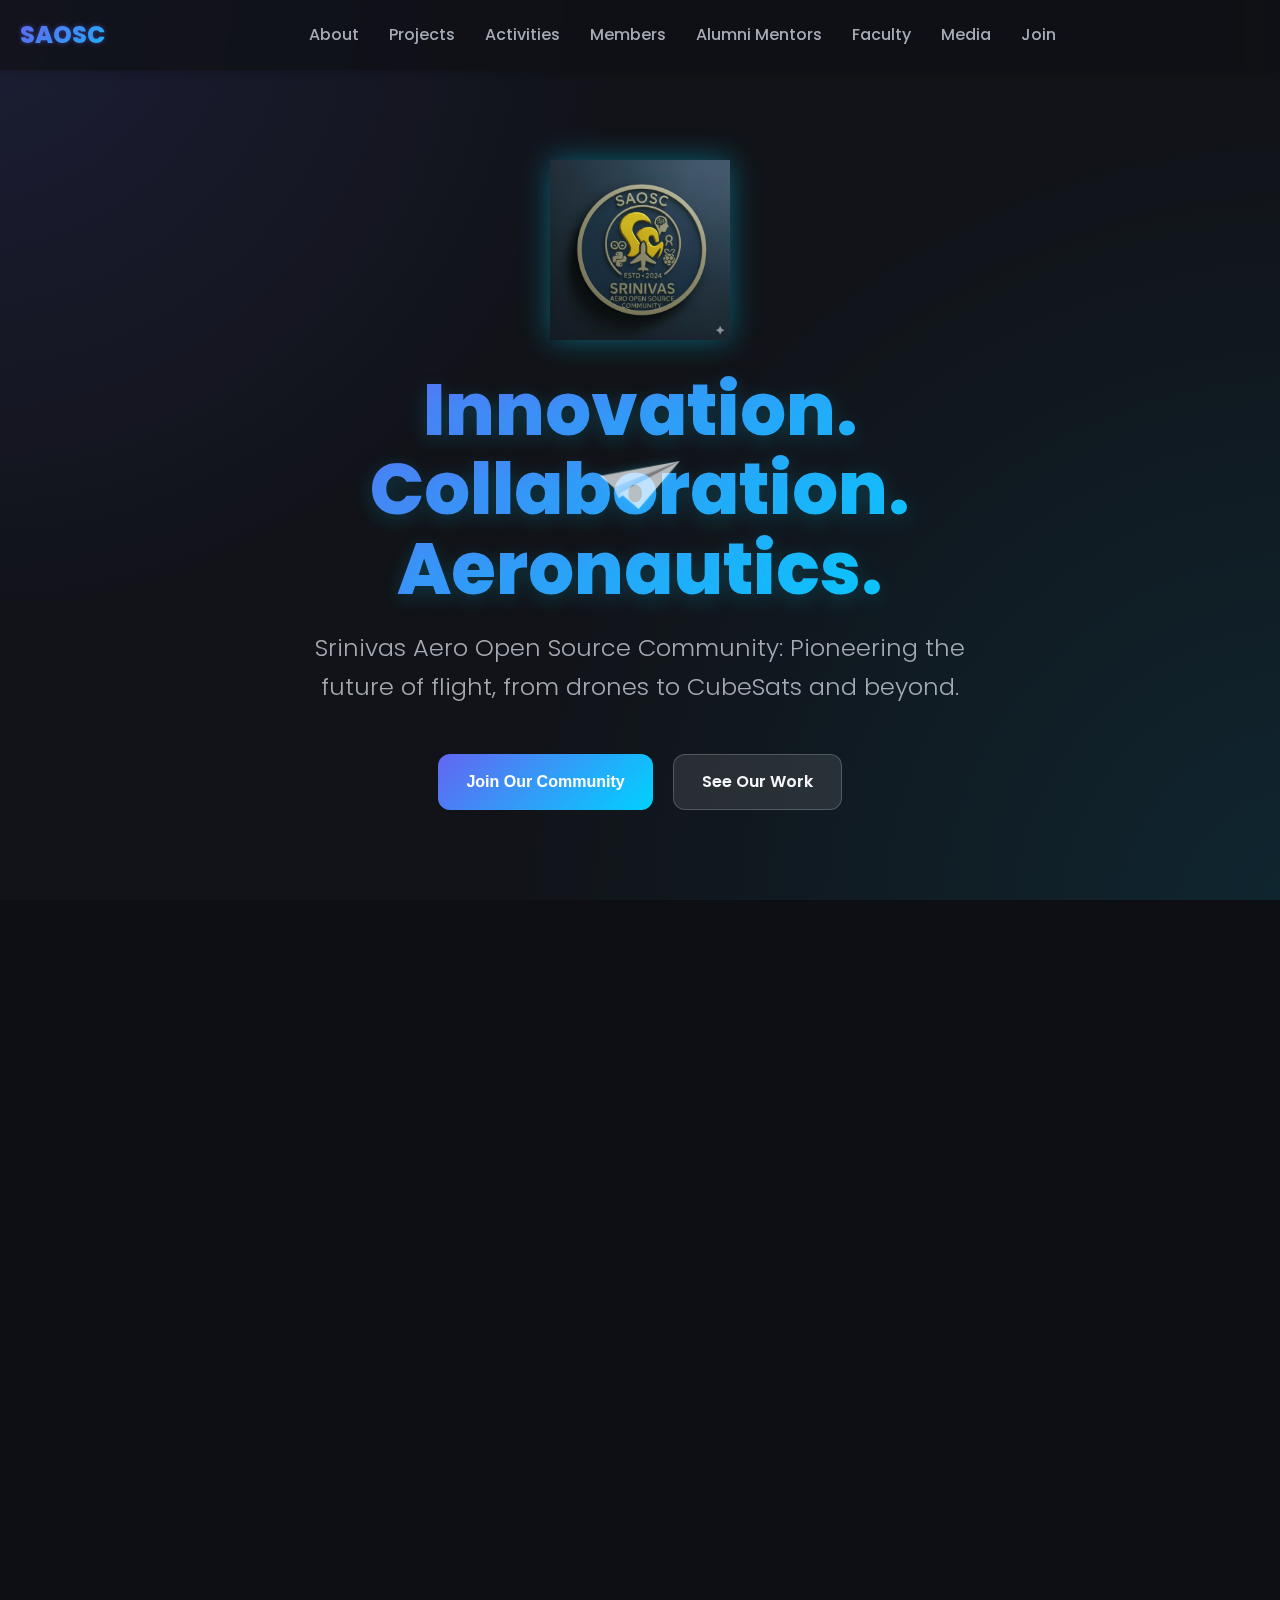
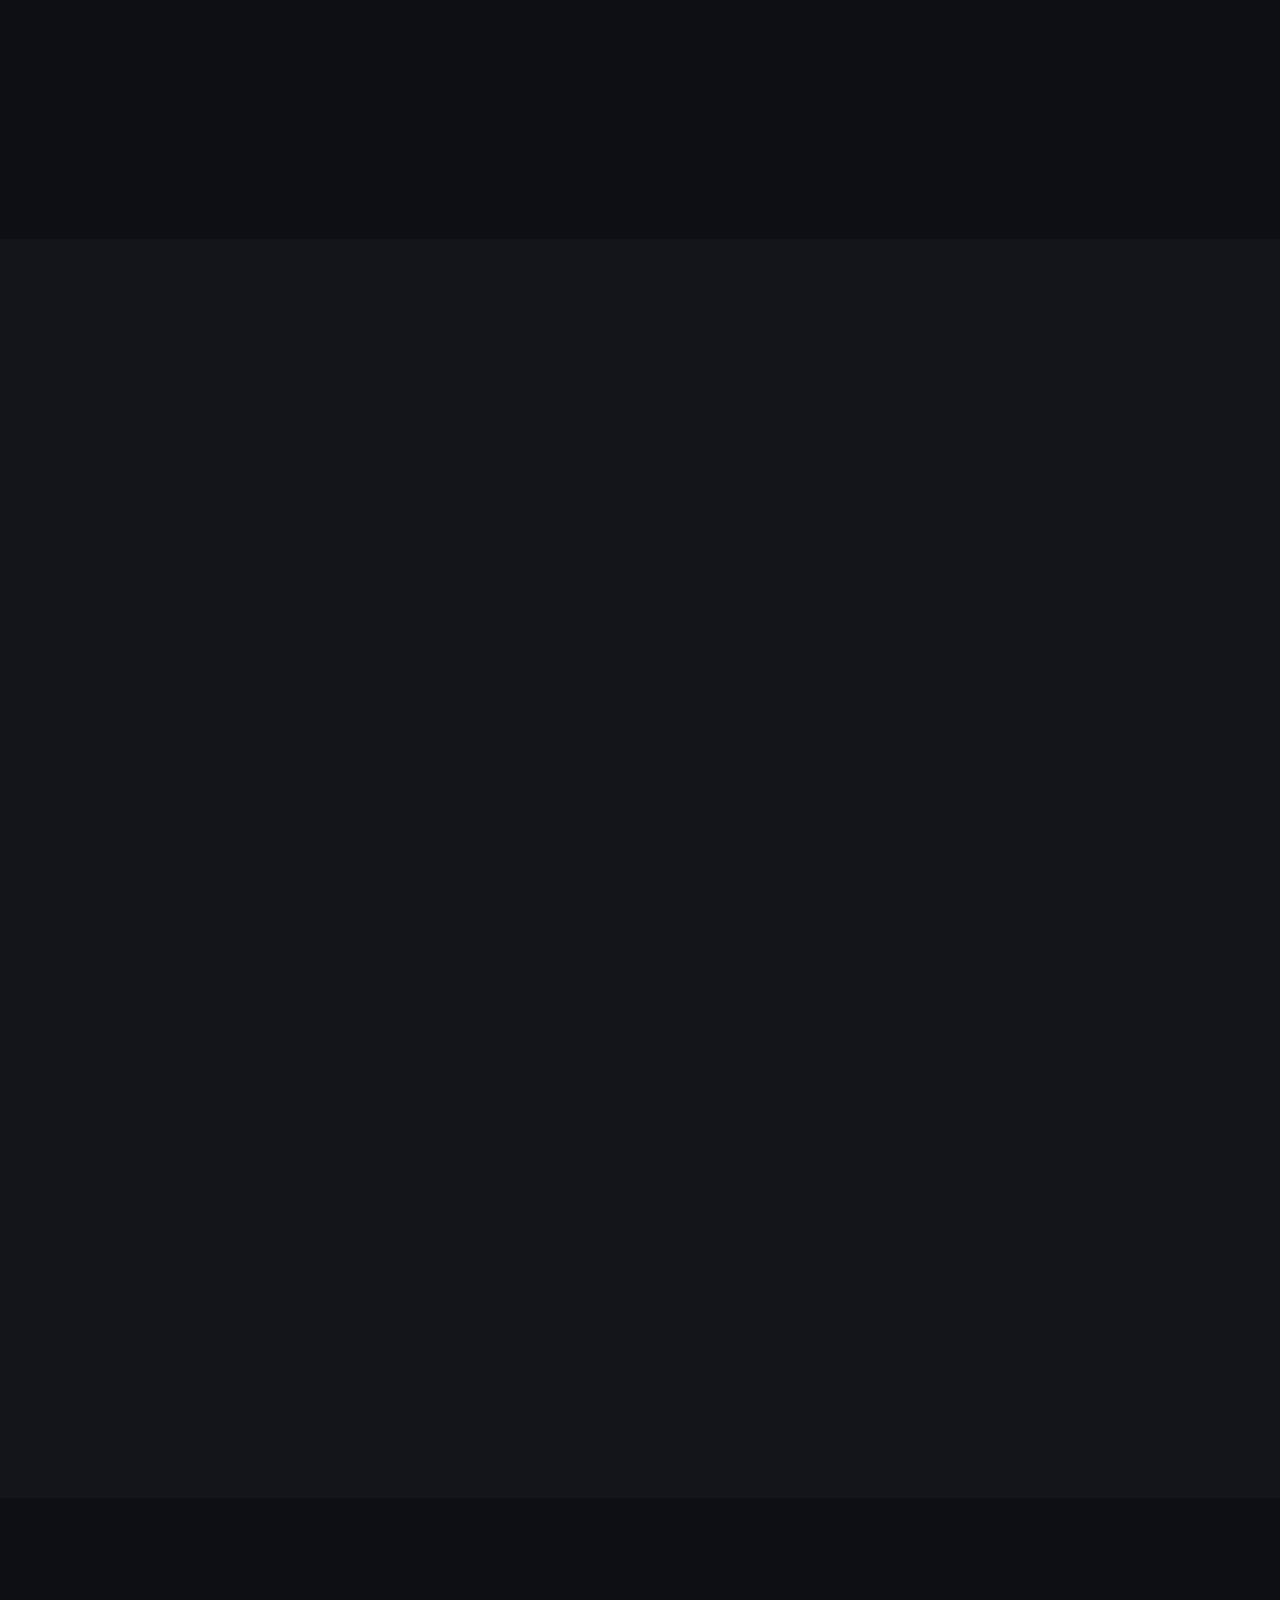
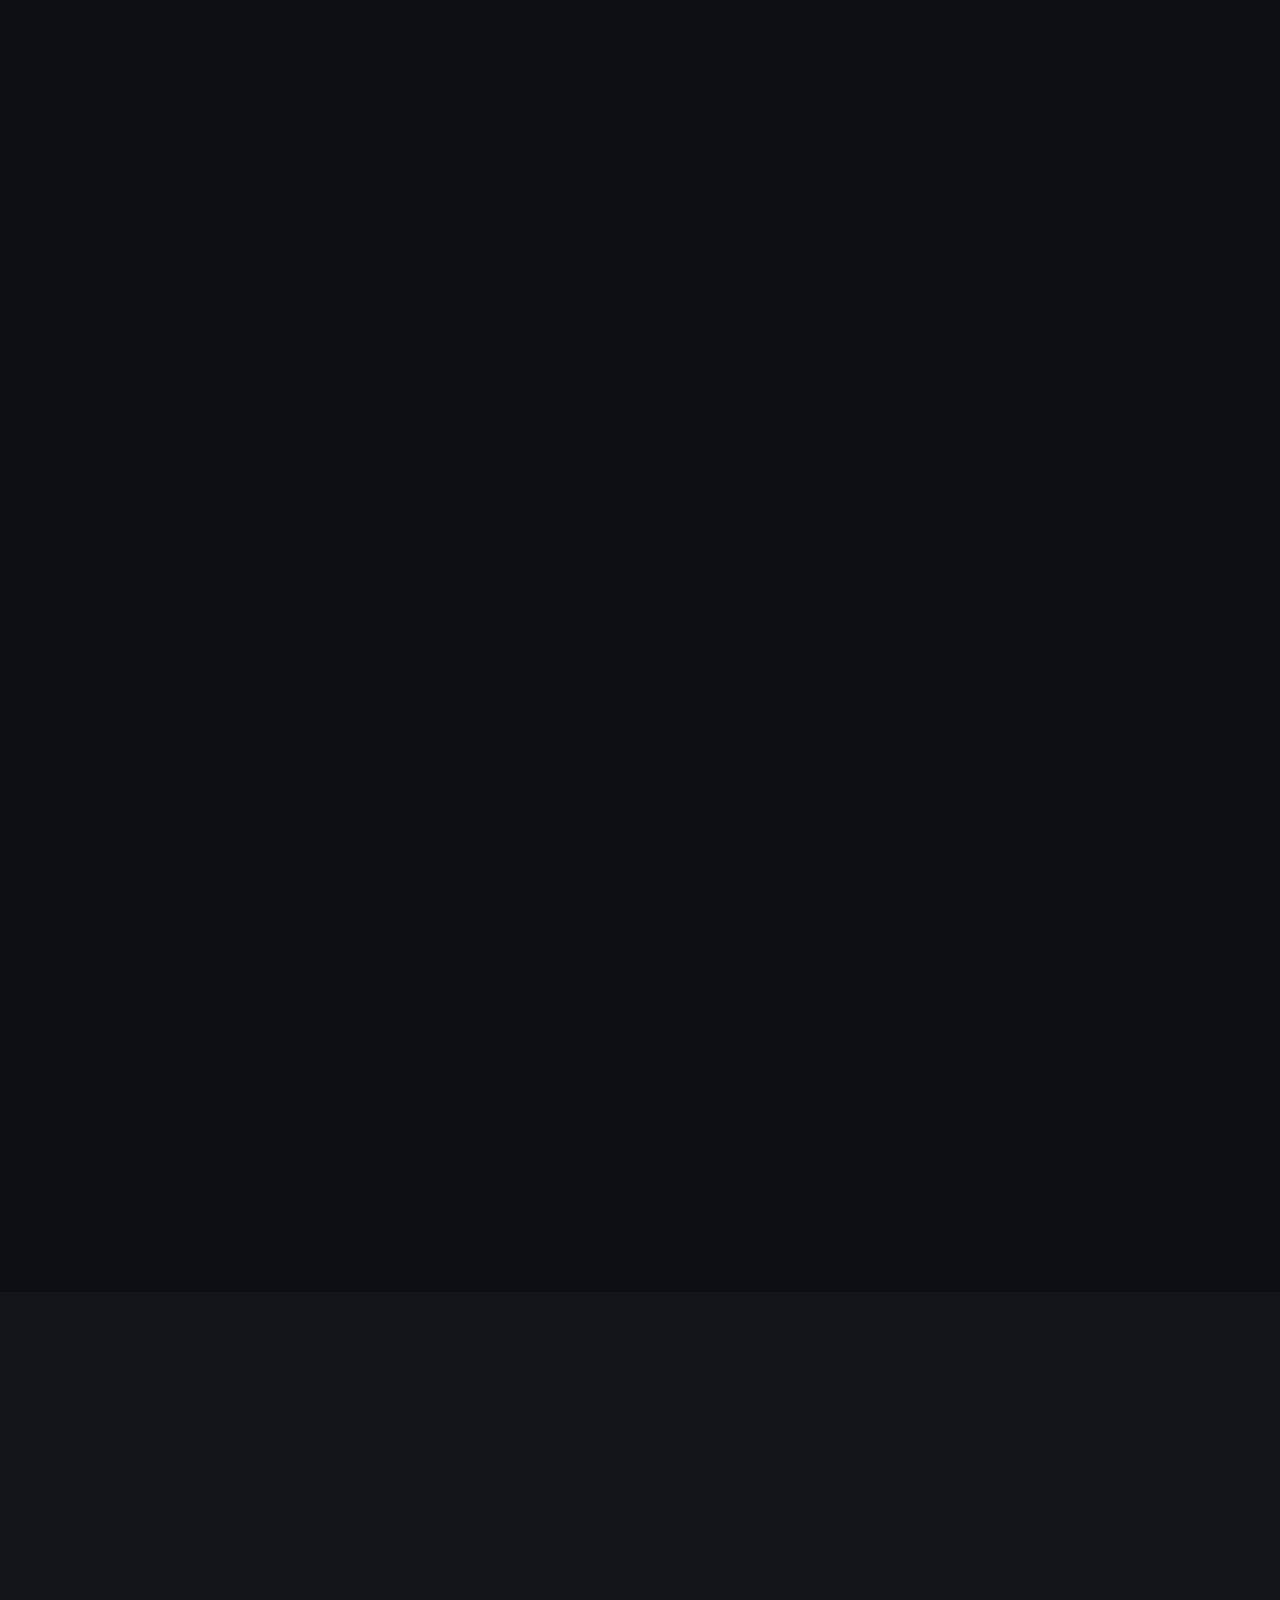
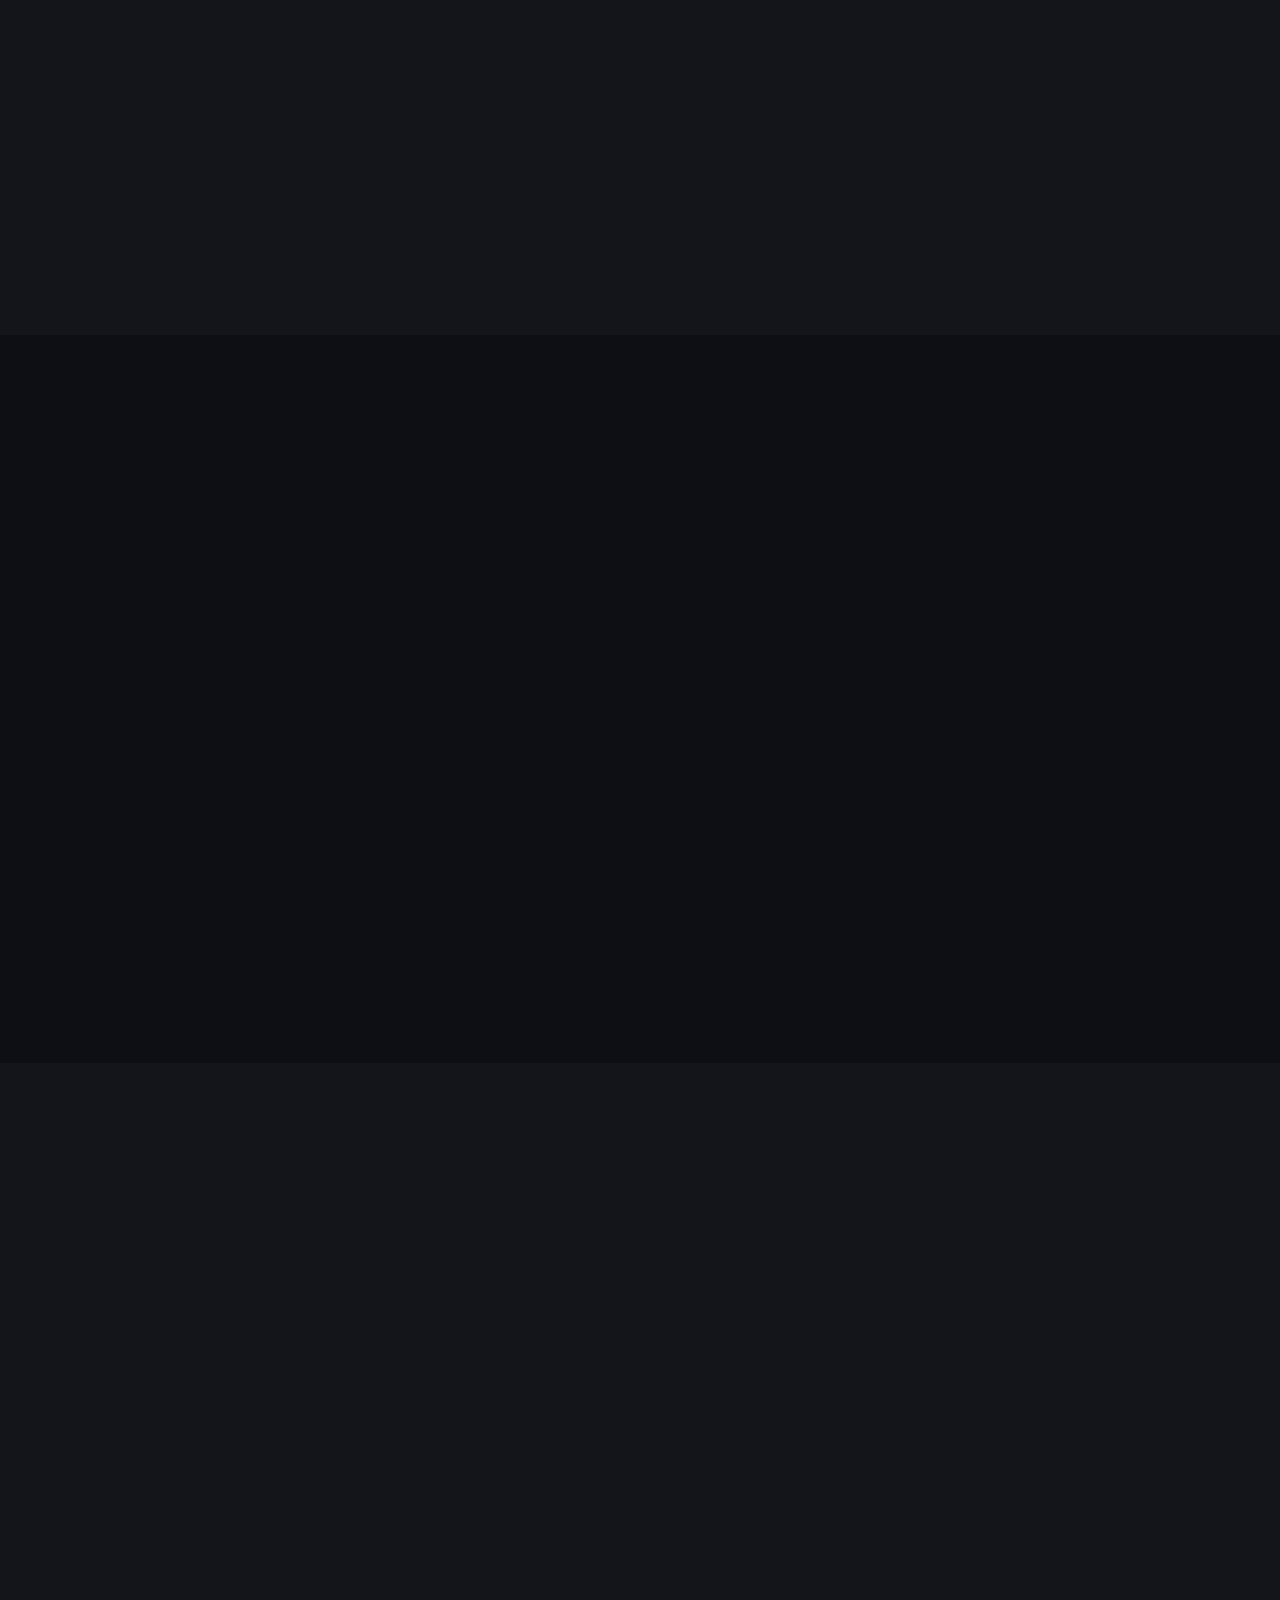
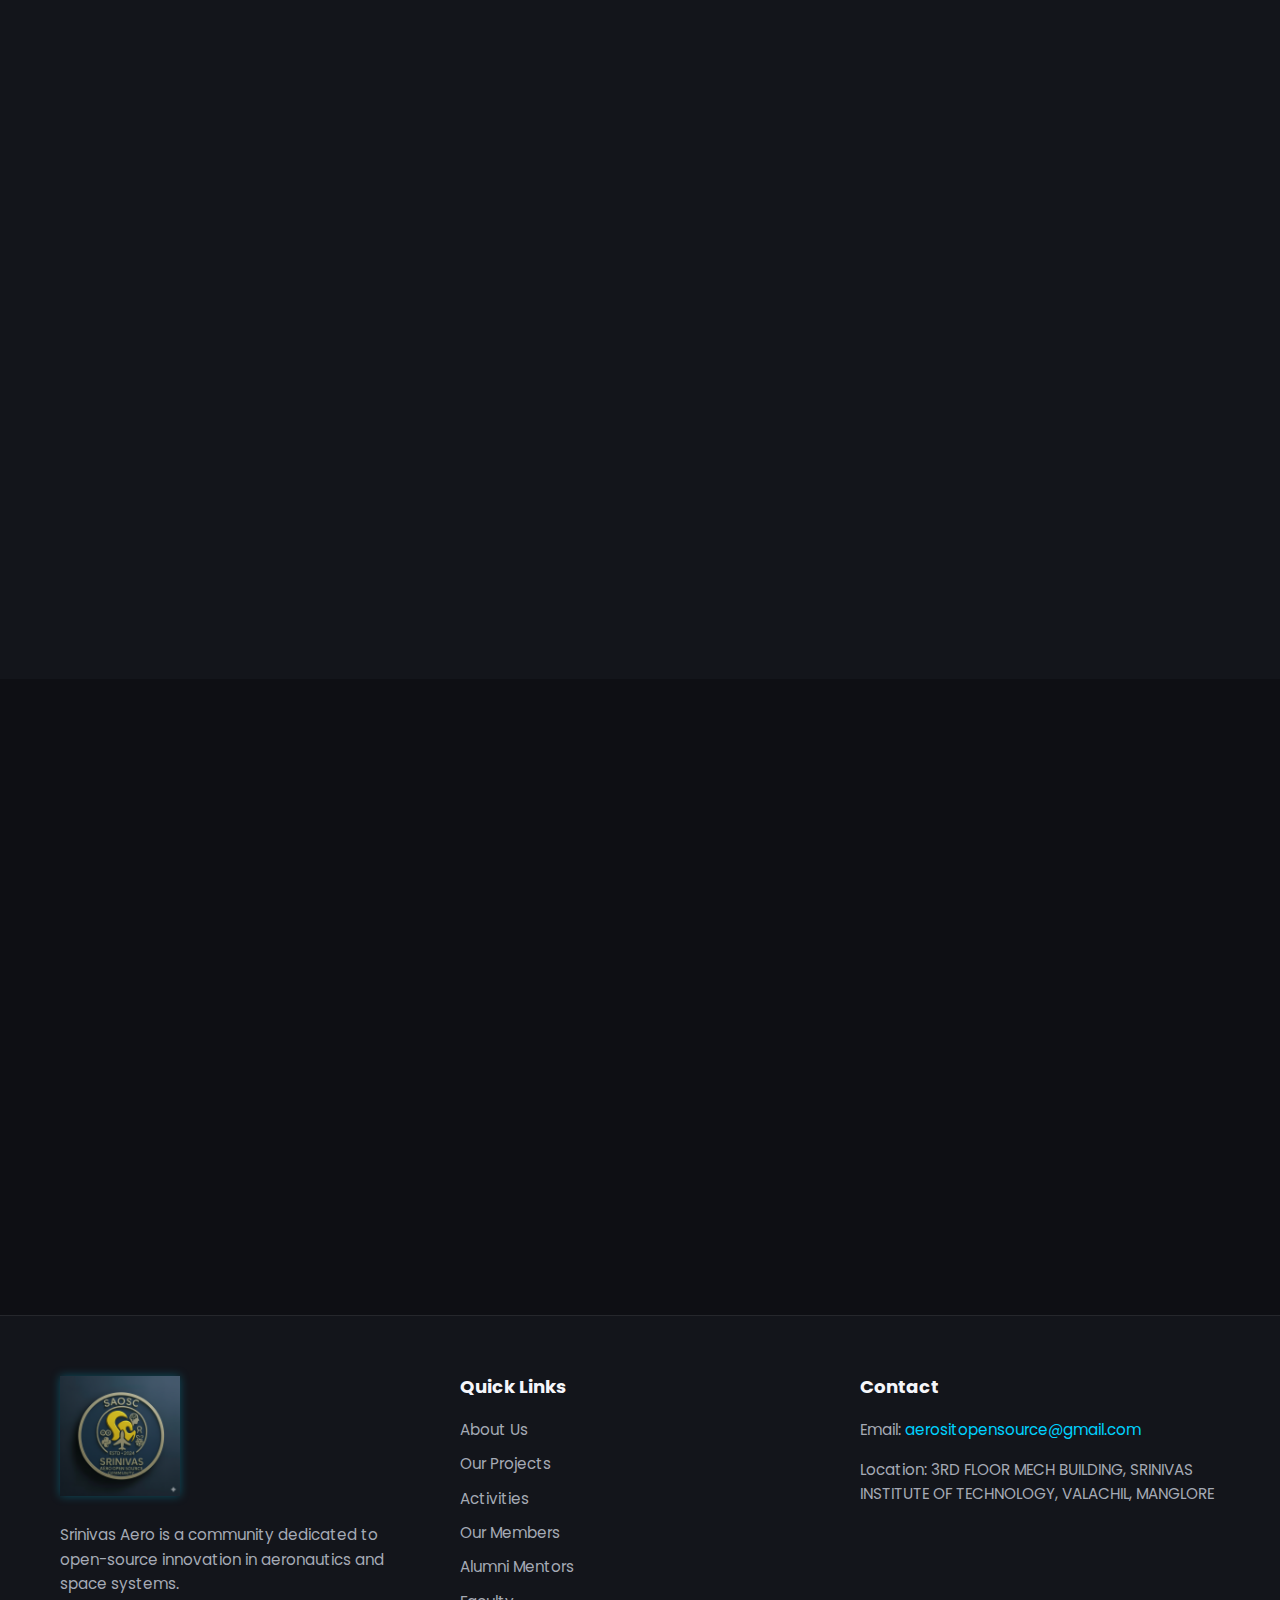
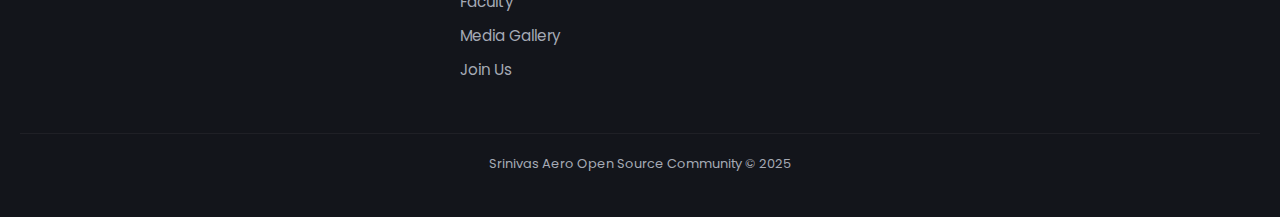
<file: index.html>
<!doctype html>
<html lang="en">
<head>
  <meta charset="utf-8" />
  <meta name="viewport" content="width=device-width,initial-scale=1" />
  <title>Srinivas Aero | Innovation & Community</title>

  <!-- Fonts & Libraries -->
  <link href="https://fonts.googleapis.com/css2?family=Poppins:wght@300;400;500;600;700;800&display=swap" rel="stylesheet">
  <link rel="stylesheet" href="style.css">
  <link href="https://unpkg.com/aos@2.3.4/dist/aos.css" rel="stylesheet" />
  <link rel="stylesheet" href="https://unpkg.com/swiper/swiper-bundle.min.css" />
  <link rel="stylesheet" href="https://cdnjs.cloudflare.com/ajax/libs/font-awesome/6.4.0/css/all.min.css" integrity="sha512-iecdLmaskl7CVkqkXNQ/ZH/XLlvWZOJyj7Yy7tcenmpD1ypASozpmT/E0iPtmFIB46ZmdtAc9eNBvH0H/ZpiBw==" crossorigin="anonymous" referrerpolicy="no-referrer" />
</head>
<body>
  <!-- Navbar -->
  <header>
    <div class="logo">SAOSC</div>
    <nav class="main-nav" id="mainNav">
      <a href="#about">About</a>
      <a href="#projects">Projects</a>
      <a href="#activities">Activities</a>
      <a href="#members">Members</a>
      <!-- START OF CHANGE: Reordered links -->
      <a href="#alumni-mentors">Alumni Mentors</a>
      <a href="#faculty">Faculty</a>
      <!-- END OF CHANGE -->
      <a href="#media">Media</a>
      <a href="#join">Join</a>
    </nav>
    <div class="nav-actions">
      <!-- Quiz button removed -->
      <button class="menu-toggle" id="menuToggle">
        <i class="fas fa-bars"></i>
      </button>
    </div>
  </header>

  <!-- Hero -->
  <section class="hero" id="hero">
    <div class="hero-bg"></div>
    <img src="assets/paperplane.webp" alt="Animated Paper Plane" class="paper-plane-animation">
    <div class="flight-text-container"></div>
    <div class="hero-content">
      <img src="assets/saosc logo.png" alt="SAOSC Logo" class="hero-logo" data-aos="fade-down" data-aos-duration="1000">
      <div class="hero-text" data-aos="fade-up" data-aos-duration="1000">
        <h1>Innovation. <br>Collaboration. <br>Aeronautics.</h1>
        <p class="subtitle">Srinivas Aero Open Source Community: Pioneering the future of flight, from drones to CubeSats and beyond.</p>
        <div class="hero-cta-buttons">
          <button class="cta-btn primary" onclick="window.open('https://forms.gle/YNdgxLDu3HiMxhXB7', '_blank')">Join Our Community</button>
          <a href="#projects" class="cta-btn secondary">See Our Work</a>
        </div>
      </div>
    </div>
  </section>

  <!-- About -->
  <section id="about" class="section-padded">
    <div class="container about-grid">
      <div class="about-text" data-aos="fade-right">
        <h2>Who We Are</h2>
        <p>At SAOSC, we're a vibrant community of passionate students and innovators dedicated to pushing the boundaries of aerospace technology. We believe in learning by doing, fostering a collaborative environment where ideas take flight.</p>
        <p>Our members engage in hands-on projects, from designing autonomous drones to launching experimental CubeSats, all while contributing to the open-source movement. Join us to turn theoretical knowledge into real-world impact.</p>
      </div>
      <div class="about-image" data-aos="fade-left">
        <img src="assets/TEAM.jpeg" alt="Team working on a project">
      </div>
    </div>
  </section>

  <!-- Projects -->
  <section id="projects" class="section-padded bg-darker">
    <div class="container">
      <h2 data-aos="fade-up">Our Projects</h2>
      <p class="section-description" data-aos="fade-up" data-aos-delay="100">Explore the diverse range of initiatives where our members apply their skills and creativity.</p>
      <div class="projects-grid">
        <div class="project-card" data-aos="zoom-in" data-aos-delay="200">
          <div class="project-thumbnail">
            <img src="assets/cubesat (1).jpeg" alt="CubeSat project">
          </div>
          <h3>CubeSat for Real-Time Weather Prediction</h3>
          <div class="project-description-wrapper">
            <p>The CubeSat for Real-Time Weather Prediction project is an innovative step toward improving the way we monitor and forecast weather conditions. Using a low-cost, lightweight satellite model (CubeSat) mounted on a drone, we aim to create a scalable, accessible platform for atmospheric data collection...</p>
          </div>
          <a href="project-detail.html?id=cubesat" class="project-link">Learn More <i class="fas fa-arrow-right"></i></a>
        </div>
        <div class="project-card" data-aos="zoom-in" data-aos-delay="300">
          <div class="project-thumbnail">
            <img src="assets/drone banner drop.jpeg" alt="Autonomous Drone project">
          </div>
          <h3>Custom-Built Drone Development</h3>
          <div class="project-description-wrapper">
            <p>At SAOSC, we believe that true learning comes from building and applying technology with our own hands. Our Custom-Built Drone Development & Applications Project is a testament to this philosophy. Instead of relying on pre-assembled kits, we took the challenge of designing, assembling, and testing a drone ourselves...</p>
          </div>
          <a href="project-detail.html?id=drone" class="project-link">Learn More <i class="fas fa-arrow-right"></i></a>
        </div>
        <!--<div class="project-card" data-aos="zoom-in" data-aos-delay="400">
          <div class="project-thumbnail">
            <img src="assets/rc plane.jpeg" alt="RC Aircraft project">
          </div>
          <h3>Design and Development of an RC Fixed-Wing Aircraft</h3>
          <div class="project-description-wrapper">
            <p>The Design and Development of an RC Fixed-Wing Aircraft project was our entry point into the world of aeronautics and model aircraft engineering. With curiosity as our guide and a determination to learn, we set out to design and fly our very own RC plane...</p>
          </div> 
          <a href="project-detail.html?id=rcplane" class="project-link">Learn More <i class="fas fa-arrow-right"></i></a>
        </div> -->
        <div class="project-card" data-aos="zoom-in" data-aos-delay="500">
          <div class="project-thumbnail">
            <img src="assets/aiml.jpeg" alt="Wind Tunnel Studies">
          </div>
          <h3>An AI/ML Framework for Smart Data Prediction</h3>
          <div class="project-description-wrapper">
            <p>The AI/ML Framework for Smart Data Prediction project aims to revolutionize how we analyze and interpret complex datasets within aerospace and other domains. We're developing a robust, open-source framework that leverages artificial intelligence and machine learning...</p>
          </div>
          <a href="project-detail.html?id=aiml" class="project-link">Learn More <i class="fas fa-arrow-right"></i></a>
        </div>
        <div class="project-card" data-aos="zoom-in" data-aos-delay="600">
          <div class="project-thumbnail">
            <img src="assets/object avoid.jpeg" alt="Object Avoidance Car">
          </div>
          <h3>ARDUINO BASED OBJECT AVOIDANCE CAR</h3>
          <div class="project-description-wrapper">
            <p>The Arduino-Based Object Avoidance Car project was one of our first steps into the world of electronics, robotics, and embedded systems. Our goal was not just to build a moving car, but to understand how sensors, microcontrollers, and actuators work together...</p>
          </div>
          <a href="project-detail.html?id=arduino" class="project-link">Learn More <i class="fas fa-arrow-right"></i></a>
        </div>
        <div class="project-card" data-aos="zoom-in" data-aos-delay="400">
          <div class="project-thumbnail">
            <img src="assets/flower_dropping.jpeg" alt="RC Aircraft project">
          </div>
          <h3>Development of Flower Dropping Mechanism</h3>
          <div class="project-description-wrapper">
            <p>The Design and Development of an Flower dropping mechanism for Drone was our second application based project for the drone.further we look forward to implementing this in actual events.</p>
          </div> 
          <a href="project-detail.html?id=flowerdrop" class="project-link">Learn More <i class="fas fa-arrow-right"></i></a>
        </div>
      </div>
    </div>
  </section>

  <!-- Activities Section -->
  <section id="activities" class="section-padded">
    <div class="container">
      <h2 data-aos="fade-up">Our Activities</h2>
      <p class="section-description" data-aos="fade-up" data-aos-delay="100">Beyond our core projects, we engage in workshops, competitions, and collaborative events to foster learning and innovation.</p>
      <div class="swiper-container activity-slider" data-aos="fade-up" data-aos-delay="200">
        <div class="swiper-wrapper">
          <div class="swiper-slide">
            <div class="activity-card">
              <div class="activity-thumbnail">
                <img src="assets/drone banner drop.jpeg" alt="DRONE BASED BANNER DROP">
              </div>
              <h3>DRONE BASED BANNER DROP</h3>
              <p>Recently we had Planned, Built and Executed a Drone Based Banner Drop for the Club of Nexus</p>
            </div>
          </div>
          <div class="swiper-slide">
            <div class="activity-card">
              <div class="activity-thumbnail">
                <img src="assets/water rocket.jpeg" alt="WATER ROCKET COMPETITION">
              </div>
              <h3>WATER ROCKET COMPETITION</h3>
              <p>We actively participate and compete in collage-level water roocket competitions and secured 1st and 2nd place.</p>
            </div>
          </div>
          <div class="swiper-slide">
            <div class="activity-card">
              <div class="activity-thumbnail">
                <img src="assets/rtimes.jpeg" alt="RTIMES">
              </div>
              <h3>RTIMES 2024</h3>
              <p>We had participated the RTIMES-25 presenting our paper on anomaly detection in time-series data using LSTM based variational autoencoder(VAE) in SIT.</p>
            </div>
          </div>
          <div class="swiper-slide">
            <div class="activity-card">
              <div class="activity-thumbnail">
                <img src="assets/workshop.jpeg" alt="ARDUINO">
              </div>
              <h3>ARDUINO WORKSHOP</h3>
              <p>Organizing events and sessions on arduinos for junior students to ignite their passion for aerospace and technology.</p>
            </div>
          </div>
          <div class="swiper-slide">
            <div class="activity-card">
              <div class="activity-thumbnail">
                <img src="assets/LIC.jpeg" alt="Robotics Workshop">
              </div>
              <h3>LIC</h3>
              <p>we had also presented our projects during the LIC Visit.</p>
            </div>
          </div>
          <div class="swiper-slide">
            <div class="activity-card">
              <div class="activity-thumbnail">
                <img src="assets/AUAE.jpeg" alt="Aero Hackathon">
              </div>
              <h3>AUTO-AERO APPATHON</h3>
              <p>We had also participated in the auto-aero appathon, where we had built apps on the mit app inventor platform.</p>
            </div>
          </div>
          <div class="swiper-slide">
            <div class="activity-card">
              <div class="activity-thumbnail">
                <img src="assets/EXPO.jpeg" alt="Tech Talk Series">
              </div>
              <h3>PROJECT EXPO JUNIOR ENVISON</h3>
              <p>On The occasion of junior Envision we had set up a stall showcasing our projects representing our branch in SIT.</p>
            </div>
          </div>
          <div class="swiper-slide">
            <div class="activity-card">
              <div class="activity-thumbnail">
                <img src="assets/pa collage.jpeg" alt="Industry Field Trip">
              </div>
              <h3>INTERNATIONAL CONFERENCE AT PACE</h3>
              <p>We participated and presented our paper in the International Cinference Held at PACE collage.</p>
            </div>
          </div>
          <div class="swiper-slide">
            <div class="activity-card">
              <div class="activity-thumbnail">
                <img src="assets/induction prograam.jpeg" alt="Tech Talk Series">
              </div>
              <h3>Junior Induction Program</h3>
              <p>On The occasion of Induction Program for juniors we had peerformed a session/demo showcasing our projects representing SAOSC.</p>
            </div>
          </div>
        </div>
        <div class="swiper-pagination"></div>
        <div class="swiper-button-next"></div>
        <div class="swiper-button-prev"></div>
      </div>
    </div>
  </section>

  <!-- Members -->
  <section id="members" class="section-padded">
    <div class="container">
      <h2 data-aos="fade-up">Our Esteemed Members</h2>
      <p class="section-description" data-aos="fade-up" data-aos-delay="100">Meet the passionate individuals driving innovation and collaboration at SAOSC.</p>
      <div class="swiper-container activity-slider" data-aos="fade-up" data-aos-delay="200">
        <div class="swiper-wrapper">
          <div class="swiper-slide">
            <div class="activity-card">
              <div class="activity-thumbnail">
                <img src="assets/kamali.jpeg" alt="Member Name 1">
              </div>
              <h3>Kamalatha Y Shetty</h3>
              <a href="https://www.linkedin.com/in/kamalatha-y-shetty-2b259b296?utm_source=share&utm_campaign=share_via&utm_content=profile&utm_medium=android_app" class="cta-btn secondary">
                <i class="fab fa-linkedin-in"></i> Connect
              </a>
            </div>
          </div>
          <div class="swiper-slide">
            <div class="activity-card">
              <div class="activity-thumbnail">
                <img src="assets/vasu.jpeg" alt="Member Name 2">
              </div>
              <h3>Anwith V Vasu</h3>
              <a href="https://www.linkedin.com/in/anwith-v-vasu-5a0340295?utm_source=share&utm_campaign=share_via&utm_content=profile&utm_medium=android_app" class="cta-btn secondary">
                <i class="fab fa-linkedin-in"></i> Connect
              </a>
            </div>
          </div>
          <div class="swiper-slide">
            <div class="activity-card">
              <div class="activity-thumbnail">
                <img src="assets/shabari.jpeg" alt="Member Name 3">
              </div>
              <h3>Shabareesh</h3>
              <a href="https://www.linkedin.com/in/shabareesh-saradka-4494a132a?utm_source=share&utm_campaign=share_via&utm_content=profile&utm_medium=android_app" class="cta-btn secondary">
                <i class="fab fa-linkedin-in"></i> Connect
              </a>
            </div>
          </div>
          <div class="swiper-slide">
            <div class="activity-card">
              <div class="activity-thumbnail">
                <img src="assets/gautham.jpeg" alt="Member Name 4">
              </div>
              <h3>Gautham K</h3>
              <a href="https://www.linkedin.com/in/gautham-kayyar?utm_source=share&utm_campaign=share_via&utm_content=profile&utm_medium=android_app" class="cta-btn secondary">
                <i class="fab fa-linkedin-in"></i> Connect
              </a>
            </div>
          </div>
          <div class="swiper-slide">
            <div class="activity-card">
              <div class="activity-thumbnail">
                <img src="assets/BATTA.jpeg" alt="Member Name 5">
              </div>
              <h3>Shrinidhi</h3>
              <a href="https://www.linkedin.com/in/shrinidhi-m-4b8327308?utm_source=share&utm_campaign=share_via&utm_content=profile&utm_medium=android_app" class="cta-btn secondary">
                <i class="fab fa-linkedin-in"></i> Connect
              </a>
            </div>
          </div>
          <div class="swiper-slide">
            <div class="activity-card">
              <div class="activity-thumbnail">
                <img src="assets/deekshith.jpeg" alt="Member Name 6">
              </div>
              <h3>Deekshith</h3>
              <a href="https://www.linkedin.com/in/deekshith183?utm_source=share&utm_campaign=share_via&utm_content=profile&utm_medium=android_app" class="cta-btn secondary">
                <i class="fab fa-linkedin-in"></i> Connect
              </a>
            </div>
          </div>
          <div class="swiper-slide">
            <div class="activity-card">
              <div class="activity-thumbnail">
                <img src="assets/jeevan.jpeg" alt="Member Name 7">
              </div>
              <h3>Jeevan</h3>
              <a href="https://www.linkedin.com/in/jeevan-ganiga-a80b772b9?utm_source=share&utm_campaign=share_via&utm_content=profile&utm_medium=android_app" class="cta-btn secondary">
                <i class="fab fa-linkedin-in"></i> Connect
              </a>
            </div>
          </div>
          <div class="swiper-slide">
            <div class="activity-card">
              <div class="activity-thumbnail">
                <img src="assets/ANVITHA.jpeg" alt="Member Name 8">
              </div>
              <h3>Anvitha A N</h3>
              <a href="https://www.linkedin.com/in/anvitha-nagendra-5a8049295?utm_source=share&utm_campaign=share_via&utm_content=profile&utm_medium=android_app" class="cta-btn secondary">
                <i class="fab fa-linkedin-in"></i> Connect
              </a>
            </div>
          </div>
        </div>
        <div class="swiper-pagination"></div>
        <div class="swiper-button-next"></div>
        <div class="swiper-button-prev"></div>
      </div>
    </div>
  </section>

  <!-- START OF CHANGE: Section order updated -->
  <section id="alumni-mentors" class="section-padded bg-darker">
    <div class="container">
      <h2 data-aos="fade-up">Our Valued Alumni Mentors</h2>
      <p class="section-description" data-aos="fade-up" data-aos-delay="100">Our alumni continue to support and guide the next generation of aerospace innovators.</p>
      <div class="swiper-container activity-slider" data-aos="fade-up" data-aos-delay="200">
        <div class="swiper-wrapper">
          <div class="swiper-slide">
            <div class="activity-card">
              <div class="activity-thumbnail">
                <img src="assets/shavan.jpeg" alt="Alumni Mentor 1">
              </div>
              <h3>Mr. ShravanKumar</h3>
              <a href="https://www.linkedin.com/in/shravankumar-u-m?utm_source=share&utm_campaign=share_via&utm_content=profile&utm_medium=android_app" class="cta-btn secondary">
                <i class="fab fa-linkedin-in"></i> Connect
              </a>
            </div>
          </div>
          <div class="swiper-slide">
            <div class="activity-card">
              <div class="activity-thumbnail">
                <img src="assets/varun.jpeg" alt="Alumni Mentor 2">
              </div>
              <h3>Mr. Varun</h3>
              <a href="https://www.linkedin.com/in/varun-arya-61376a226?utm_source=share&utm_campaign=share_via&utm_content=profile&utm_medium=android_app" class="cta-btn secondary">
                <i class="fab fa-linkedin-in"></i> Connect
              </a>
            </div>
          </div>
          <div class="swiper-slide">
            <div class="activity-card">
              <div class="activity-thumbnail">
                <img src="assets/sooraj.jpeg" alt="Alumni Mentor 3">
              </div>
              <h3>Mr. Suraj</h3>
              <a href="https://www.linkedin.com/in/surajk24?utm_source=share&utm_campaign=share_via&utm_content=profile&utm_medium=android_app" class="cta-btn secondary">
                <i class="fab fa-linkedin-in"></i> Connect
              </a>
            </div>
          </div>
        </div>
        <div class="swiper-pagination"></div>
        <div class="swiper-button-next"></div>
        <div class="swiper-button-prev"></div>
      </div>
    </div>
  </section>

  <section id="faculty" class="section-padded">
    <div class="container">
      <h2 data-aos="fade-up">Our Guiding Faculty</h2>
      <p class="section-description" data-aos="fade-up" data-aos-delay="100">Meet the experienced faculty members who provide invaluable guidance and support to our community.</p>
      <div class="swiper-container activity-slider" data-aos="fade-up" data-aos-delay="200">
        <div class="swiper-wrapper">
          <div class="swiper-slide">
            <div class="activity-card">
              <div class="activity-thumbnail">
                <img src="assets/prinicipal_sir.jpg" alt="Faculty Name 1">
              </div>
              <h3>Dr. Shrinivasa Mayya D, President, SAOSC and Principal</h3>
              <a href="https://www.linkedin.com/in/shrinivasa-mayya-d-a9267626?utm_source=share&utm_campaign=share_via&utm_content=profile&utm_medium=android_app" class="cta-btn secondary">
                <i class="fab fa-linkedin-in"></i> Profile
              </a>
            </div>
          </div>
          <div class="swiper-slide">
            <div class="activity-card">
              <div class="activity-thumbnail">
                <img src="assets/praveen_sir.jpeg" alt="Faculty Name 2">
              </div>
              <h3>Dr. Praveen Shenoy K</h3>
              <a href="https://www.linkedin.com/in/praveenshenoyk?utm_source=share&utm_campaign=share_via&utm_content=profile&utm_medium=android_app" class="cta-btn secondary">
                <i class="fab fa-linkedin-in"></i> Profile
              </a>
            </div>
          </div>
          <div class="swiper-slide">
            <div class="activity-card">
              <div class="activity-thumbnail">
                <img src="assets/shilesh_sir.jpeg" alt="Faculty Name 3">
              </div>
              <h3>Prof. Shailesh Shetty S</h3>
              <a href="https://www.linkedin.com/in/shailesh-s-shetty-2b076b42?utm_source=share&utm_campaign=share_via&utm_content=profile&utm_medium=android_app" class="cta-btn secondary">
                <i class="fab fa-linkedin-in"></i> Profile
              </a>
            </div>
          </div>
        </div>
        <div class="swiper-pagination"></div>
        <div class="swiper-button-next"></div>
        <div class="swiper-button-prev"></div>
      </div>
    </div>
  </section>
  <!-- END OF CHANGE -->

  <!-- Media -->
  <section id="media" class="section-padded bg-darker">
    <div class="container text-center">
      <div class="single-video-player" data-aos="fade-up" data-aos-delay="200">
        <video autoplay loop muted playsinline controlslist="nodownload nofullscreen noremoteplayback">
          <source src="assets/LOGO VID.gif" type="video/mp4">
          Your browser does not support the video tag.
        </video>
      </div>
      <div class="media-socials" data-aos="fade-up">
        <a href="https://www.instagram.com/aero_opensource_community?utm_source=ig_web_button_share_sheet&igsh=ZDNlZDc0MzIxNw==" class="cta-btn secondary">
          <i class="fab fa-instagram"></i> Follow on Instagram
        </a>
        <a href="https://www.linkedin.com/in/srinivas-aero-open-source-community-saosc-9a1761362?utm_source=share&utm_campaign=share_via&utm_content=profile&utm_medium=android_app" class="cta-btn secondary">
          <i class="fab fa-linkedin-in"></i> Connect on LinkedIn
        </a>
      </div>
    </div>
  </section>

  <!-- Why Join Us? -->
  <section id="join" class="section-padded join-section bg-gradient" data-aos="zoom-in">
    <div class="container text-center">
      <h2>🚀 Join Our Mission. Shape the Future.</h2>
      <p class="section-description large">Whether you're a seasoned enthusiast or just starting, there's a place for you in our community. Collaborate on exciting projects, learn new skills, and make a real impact.</p>
      <div class="join-actions">
        <button class="cta-btn primary large" onclick="window.open('https://forms.gle/YNdgxLDu3HiMxhXB7', '_blank')">Join Us !</button>
        <!--<button class="cta-btn outline large">Contact Us</button> -->
      </div>
    </div>
  </section>

  <!-- Footer -->
  <footer>
    <div class="container footer-grid">
      <div class="footer-col footer-about">
        <img src="assets/saosc logo.png" alt="SAOSC Logo" class="footer-logo" />
        <p>Srinivas Aero is a community dedicated to open-source innovation in aeronautics and space systems.</p>
        <div class="social-links">
          <a href="https://www.instagram.com/aero_opensource_community?utm_source=ig_web_button_share_sheet&igsh=ZDNlZDc0MzIxNw==" aria-label="Instagram"><i class="fab fa-instagram"></i></a>
          <a href="https://www.linkedin.com/in/srinivas-aero-open-source-community-9a1761362?utm_source=share&utm_campaign=share_via&utm_content=profile&utm_medium=android_app" aria-label="LinkedIn"><i class="fab fa-linkedin-in"></i></a>
        </div>
      </div>
      <div class="footer-col">
        <h3>Quick Links</h3>
        <ul>
          <li><a href="#about">About Us</a></li>
          <li><a href="#projects">Our Projects</a></li>
          <li><a href="#activities">Activities</a></li>
          <li><a href="#members">Our Members</a></li>
          <!-- START OF CHANGE: Reordered links -->
          <li><a href="#alumni-mentors">Alumni Mentors</a></li>
          <li><a href="#faculty">Faculty</a></li>
          <!-- END OF CHANGE -->
          <li><a href="#media">Media Gallery</a></li>
          <li><a href="#join">Join Us</a></li>
        </ul>
      </div>
      
      <div class="footer-col">
        <h3>Contact</h3>
        <p>Email: <a href="mailto:aerositopensource@gmail.com">aerositopensource@gmail.com</a></p>
        <p>Location: 3RD FLOOR MECH BUILDING, SRINIVAS INSTITUTE OF TECHNOLOGY, VALACHIL, MANGLORE</p>
        <!--<p>Phone: <a href="tel:NOT FOUND">NOT FOUND</a></p> -->
      </div>
    </div>
    <div class="footer-bottom">
      <p>Srinivas Aero Open Source Community © 2025</p>
    </div>
  </footer>

  <!-- Scripts -->
  <script src="https://unpkg.com/aos@2.3.4/dist/aos.js"></script>
  <script src="https://unpkg.com/swiper/swiper-bundle.min.js"></script>
  <script src="script.js"></script>

  <!-- Flight text animation script -->
  <script>
    document.addEventListener("DOMContentLoaded", () => {
      const plane = document.querySelector('.paper-plane-animation');
      const textContainer = document.querySelector('.flight-text-container');
      const showFlightText = true;

      if (plane && textContainer && showFlightText) {
        setInterval(() => {
          const rect = plane.getBoundingClientRect();
          const heroRect = document.getElementById('hero').getBoundingClientRect();

          const textX = rect.right - heroRect.left;
          const textY = rect.top - heroRect.top;

          if (textX > -50 && textX < heroRect.width + 50) {
            const flightText = document.createElement('span');
            flightText.textContent = "";
            flightText.className = 'flight-text';
            flightText.style.left = `${textX - 10}px`;
            flightText.style.top = `${textY - 20}px`;

            textContainer.appendChild(flightText);

            flightText.addEventListener('animationend', () => {
              flightText.remove();
            });
          }
        }, 700);
      }
    });
  </script>
</body>
</html>
</file>
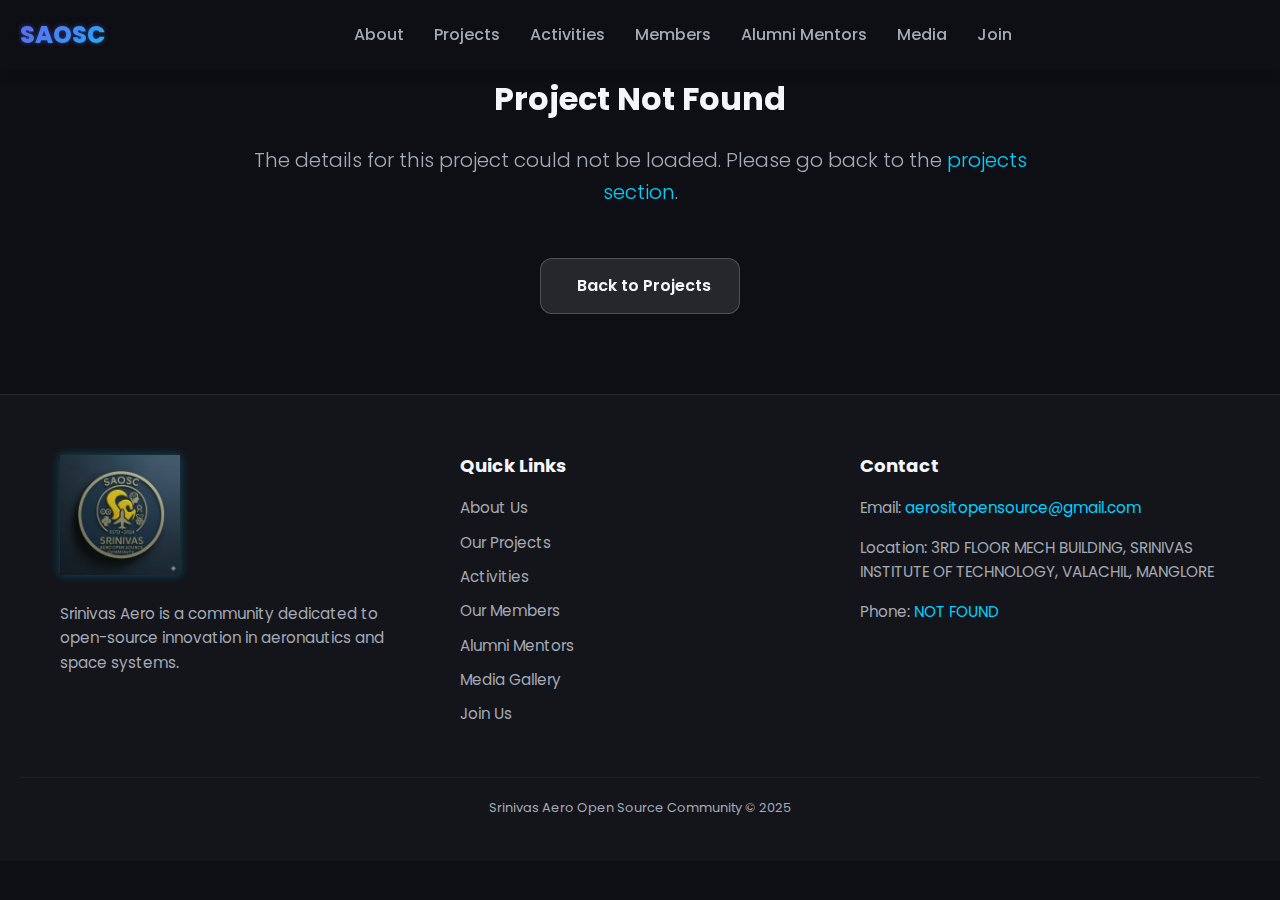
<file: project-detail.html>
<!doctype html>
<html lang="en">
<head>
  <meta charset="utf-8" />
  <meta name="viewport" content="width=device-width,initial-scale=1" />
  <title id="projectPageTitle">Project Details | Srinivas Aero</title>

  <!-- Fonts & Libraries -->
  <link href="https://fonts.googleapis.com/css2?family=Poppins:wght@300;400;500;600;700;800&display=swap" rel="stylesheet">
  <link rel="stylesheet" href="style.css">
  <link href="https://unpkg.com/aos@2.3.4/dist/aos.css" rel="stylesheet" />
  <link rel="stylesheet" href="https://cdnjs.cloudflare.com/ajax/libs/font-awesome/6.4.0/css/all.min.css" integrity="sha512-iecdLmaskl7CVkqkXNQ/ZH/XLlvWZOJyj7Yy7tcenmpD1ypASozpmT/E0iPtmFIB46ZmdtAc9eNBvH0H/ZpiBw==" crossorigin="anonymous" referrerpolicy="no-referrer" />
</head>
<body>
  <!-- Navbar -->
  <header>
    <div class="logo">SAOSC</div>
    <nav class="main-nav" id="mainNav">
      <!-- Links point back to index.html with section anchors -->
      <a href="index.html#about">About</a>
      <a href="index.html#projects">Projects</a>
      <a href="index.html#activities">Activities</a>
      <a href="index.html#members">Members</a>
      <a href="index.html#alumni-mentors">Alumni Mentors</a>
      <a href="index.html#media">Media</a>
      <a href="index.html#join">Join</a>
    </nav>
    <div class="nav-actions">
      <!-- START OF CHANGE: Quiz button removed -->
      <!-- <button class="quiz-btn" onclick="openModal()">Quiz</button> -->
      <!-- END OF CHANGE -->
      <button class="menu-toggle" id="menuToggle">
        <i class="fas fa-bars"></i>
      </button>
    </div>
  </header>

  <section id="project-detail-section" class="section-padded">
    <div class="container text-center">
      <h1 id="project-detail-title" class="hero-text h1" data-aos="fade-up">Loading Project Details...</h1>
      <div id="project-detail-content" class="section-description large" data-aos="fade-up" data-aos-delay="100">
        <p>Please wait while we fetch the project information.</p>
      </div>
      <div class="project-detail-actions" data-aos="fade-up" data-aos-delay="200">
        <a href="index.html#projects" class="cta-btn secondary">
          <i class="fas fa-arrow-left"></i> Back to Projects
        </a>
      </div>
    </div>
  </section>

  <!-- Footer (Copied from index.html for consistency) -->
  <footer>
    <div class="container footer-grid">
      <div class="footer-col footer-about">
        <img src="assets/saosc logo.png" alt="SAOSC Logo" class="footer-logo" />
        <p>Srinivas Aero is a community dedicated to open-source innovation in aeronautics and space systems.</p>
        <div class="social-links">
          <a href="https://www.instagram.com/aero_opensource_community?utm_source=ig_web_button_share_sheet&igsh=ZDNlZDc0MzIxNw==" aria-label="Instagram"><i class="fab fa-instagram"></i></a>
          <a href="https://www.linkedin.com/in/srinivas-aero-open-source-community-9a1761362?utm_source=share&utm_campaign=share_via&utm_content=profile&utm_medium=android_app" aria-label="LinkedIn"><i class="fab fa-linkedin-in"></i></a>
        </div>
      </div>
      <div class="footer-col">
        <h3>Quick Links</h3>
        <ul>
          <li><a href="index.html#about">About Us</a></li>
          <li><a href="index.html#projects">Our Projects</a></li>
          <li><a href="index.html#activities">Activities</a></li>
          <li><a href="index.html#members">Our Members</a></li>
          <li><a href="index.html#alumni-mentors">Alumni Mentors</a></li>
          <li><a href="index.html#media">Media Gallery</a></li>
          <li><a href="index.html#join">Join Us</a></li>
        </ul>
      </div>
      
      <div class="footer-col">
        <h3>Contact</h3>
        <p>Email: <a href="mailto:aerositopensource@gmail.com">aerositopensource@gmail.com</a></p>
        <p>Location: 3RD FLOOR MECH BUILDING, SRINIVAS INSTITUTE OF TECHNOLOGY, VALACHIL, MANGLORE</p>
        <p>Phone: <a href="tel:NOT FOUND">NOT FOUND</a></p>
      </div>
    </div>
    <div class="footer-bottom">
      <p>Srinivas Aero Open Source Community © 2025</p>
    </div>
  </footer>

  <!-- Scripts -->
  <script src="https://unpkg.com/aos@2.3.4/dist/aos.js"></script>
  <!-- Link script.js to make projectDetails object and openModal function available -->
  <script src="script.js"></script> 
  <!-- Specific script for this page to load project details -->
  <script src="project-detail.js"></script>
</body>
</html>
</file>
<file: style.css>
:root{--bg:#0e0f14;--bg-darker:#13151b;--text:#f5f6fa;--muted:#a5aab5;--accent:#6366f1;--accent2:#00d2ff;--grad:linear-gradient(135deg,var(--accent),var(--accent2));--grad-hover:linear-gradient(135deg,var(--accent2),var(--accent));--border-radius-sm:8px;--border-radius-md:12px;--border-radius-lg:16px;--max-width-content:1200px;--nav-height:70px;font-family:'Poppins',sans-serif;color-scheme:dark}*{margin:0;padding:0;box-sizing:border-box}body{background:var(--bg);color:var(--text);overflow-x:hidden;line-height:1.6}a{color:var(--accent2);text-decoration:none;transition:color .3s ease}a:hover{color:var(--text)}h1,h2,h3{font-weight:700;margin-bottom:.8em;line-height:1.2}p{margin-bottom:1em}.container{max-width:var(--max-width-content);margin:0 auto;padding:0 20px}.section-padded{padding:80px 0}.bg-darker{background-color:var(--bg-darker)}.bg-gradient{background:var(--grad);color:#fff}.text-center{text-align:center}.section-description{font-size:1.1em;color:var(--muted);max-width:800px;margin:0 auto 40px}.section-description.large{font-size:1.25em;font-weight:300;margin-bottom:50px}.cta-btn{padding:14px 28px;border-radius:var(--border-radius-md);font-weight:600;cursor:pointer;transition:all .3s ease;font-size:1em;display:inline-flex;align-items:center;gap:8px;position:relative;z-index:5}.cta-btn.primary{background:var(--grad);border:none;color:#fff}.cta-btn.primary:hover{background:var(--grad-hover);box-shadow:0 8px 20px rgba(0,210,255,.2);transform:translateY(-2px)}.cta-btn.secondary{background-color:rgba(255,255,255,.1);border:1px solid rgba(255,255,255,.2);color:var(--text)}.cta-btn.secondary:hover{background-color:rgba(255,255,255,.15);border-color:var(--accent2);color:var(--accent2);transform:translateY(-2px)}.cta-btn.outline{background:transparent;border:2px solid rgba(255,255,255,.4);color:#fff}.cta-btn.outline:hover{border-color:#fff;background-color:rgba(255,255,255,.1);transform:translateY(-2px)}.cta-btn.large{padding:16px 32px;font-size:1.1em;border-radius:var(--border-radius-lg)}header{position:fixed;top:0;left:0;right:0;height:var(--nav-height);display:flex;align-items:center;justify-content:space-between;padding:0 20px;background:rgba(14,15,20,.7);backdrop-filter:blur(15px);z-index:1000;box-shadow:0 2px 10px rgba(0,0,0,.2)}header .logo{font-weight:800;font-size:24px;background:var(--grad);-webkit-background-clip:text;-webkit-text-fill-color:transparent;text-shadow:0 0 5px rgba(99,102,241,.5)}header nav a{margin:0 15px;color:var(--muted);text-decoration:none;font-weight:500;position:relative}header nav a::after{content:'';position:absolute;left:0;bottom:-5px;width:0;height:2px;background:var(--accent2);transition:width .3s ease}header nav a:hover{color:var(--text)}header nav a:hover::after{width:100%}.menu-toggle{background:none;border:none;color:var(--text);font-size:1.5em;cursor:pointer;display:none}.main-nav{display:flex}.hero{height:100vh;display:flex;justify-content:center;align-items:center;position:relative;text-align:center;overflow:hidden;padding-top:var(--nav-height)}.hero-bg{position:absolute;top:0;left:0;width:100%;height:100%;background:radial-gradient(circle at top left,rgba(99,102,241,.2) 0,transparent 40%),radial-gradient(circle at bottom right,rgba(0,210,255,.15) 0,transparent 50%),var(--bg-darker);opacity:.7;transform:scale(1.05);z-index:1}.paper-plane-animation{position:absolute;width:80px;height:auto;opacity:.7;pointer-events:none;animation:flyAcross 15s linear infinite;z-index:3;filter:drop-shadow(0 0 5px rgba(0,210,255,.3));mix-blend-mode:screen;transform-origin:100% 0}@keyframes flyAcross{0%{top:40%;left:-10%;transform:rotate(5deg) scale(.9) scaleX(1)}49%{top:30%;left:110%;transform:rotate(0) scale(1) scaleX(1)}50%{top:30%;left:110%;transform:rotate(0) scale(1) scaleX(-1)}99%{top:40%;left:-10%;transform:rotate(5deg) scale(.9) scaleX(-1)}100%{top:40%;left:-10%;transform:rotate(5deg) scale(.9) scaleX(1)}}.flight-text-container{position:absolute;top:0;left:0;width:100%;height:100%;pointer-events:none;z-index:4;overflow:hidden}.flight-text{position:absolute;color:var(--accent2);font-size:1.2em;font-weight:600;opacity:0;animation:fadeAndFloat 3s ease-out forwards;white-space:nowrap;text-shadow:0 0 8px rgba(0,210,255,.5);transform:translate(-50%,-50%)}@keyframes fadeAndFloat{0%{opacity:0;transform:translate(-50%,-50%) translateY(0) scale(.8)}20%{opacity:1;transform:translate(-50%,-50%) translateY(-10px) scale(1)}100%{opacity:0;transform:translate(-50%,-50%) translateY(-50px) scale(1.2)}}.hero-content{position:relative;z-index:2;max-width:900px;padding:20px}.hero-logo{display:block;margin:0 auto 30px;max-width:180px;height:auto;filter:drop-shadow(0 0 15px rgba(0,210,255,.4))}.hero-text h1{font-size:4.5em;font-weight:800;margin-bottom:.3em;background:var(--grad);-webkit-background-clip:text;-webkit-text-fill-color:transparent;line-height:1.1;text-shadow:0 5px 20px rgba(0,210,255,.2)}.hero-text .subtitle{font-size:1.5em;color:var(--muted);margin-bottom:2em;font-weight:300;max-width:700px;margin-left:auto;margin-right:auto}.hero-cta-buttons{display:flex;gap:20px;justify-content:center;flex-wrap:wrap}.about-grid{display:grid;grid-template-columns:1fr;gap:60px;align-items:center}.about-text h2{font-size:2.5em;font-weight:800;background:var(--grad);-webkit-background-clip:text;-webkit-text-fill-color:transparent}.about-text p{font-size:1.1em;color:var(--muted)}.about-image img{width:100%;height:auto;border-radius:var(--border-radius-lg);box-shadow:0 10px 30px rgba(0,0,0,.3)}.projects-grid{display:grid;grid-template-columns:repeat(auto-fit,minmax(300px,1fr));gap:30px;margin-top:50px}.project-card{background:rgba(255,255,255,.05);backdrop-filter:blur(8px);border-radius:var(--border-radius-lg);overflow:hidden;text-align:left;transition:transform .3s ease,box-shadow .3s ease;border:1px solid rgba(255,255,255,.08);display:flex;flex-direction:column;min-height:400px}.project-card:hover{transform:translateY(-8px);box-shadow:0 15px 40px rgba(0,210,255,.1);border-color:rgba(0,210,255,.3)}.project-thumbnail{width:100%;height:200px;overflow:hidden;margin-bottom:20px}.project-thumbnail img{width:100%;height:100%;object-fit:cover;transition:transform .5s ease}.project-card:hover .project-thumbnail img{transform:scale(1.05)}.project-card h3{font-size:1.5em;margin-bottom:10px;color:var(--text);padding:0 20px}.project-description-wrapper{max-height:100px;overflow:hidden;position:relative;margin-bottom:20px;padding:0 20px;flex-grow:1}.project-description-wrapper p{margin-bottom:0}.project-description-wrapper::after{content:"";position:absolute;bottom:0;left:20px;right:20px;height:40px;background:linear-gradient(to top,var(--bg-darker) 0,transparent 100%);pointer-events:none}.project-link{display:inline-block;color:var(--accent2);font-weight:600;margin:0 20px 20px;padding:8px 0;transition:color .3s ease,transform .3s ease;position:relative;z-index:10;flex-shrink:0;cursor:pointer}.project-link:hover{color:var(--accent);transform:translateX(5px)}.single-video-player{max-width:640px;margin:0 auto;border-radius:var(--border-radius-lg);overflow:hidden;box-shadow:0 10px 30px rgba(0,0,0,.3)}.single-video-player video{width:100%;height:auto;display:block}.media-socials{margin-top:40px;display:flex;justify-content:center;gap:20px;flex-wrap:wrap}.media-socials .cta-btn i{font-size:1.2em}.activity-slider{width:100%;padding-bottom:50px;overflow:hidden;position:relative;z-index:1}.activity-card{background:rgba(255,255,255,.05);border-radius:var(--border-radius-lg);overflow:hidden;text-align:left;border:1px solid rgba(255,255,255,.08);height:100%;transition:all .3s ease}.activity-card:hover{transform:translateY(-5px);border-color:rgba(0,210,255,.3)}.activity-thumbnail{width:100%;height:200px;overflow:hidden;margin-bottom:20px}.activity-thumbnail img{width:100%;height:100%;object-fit:cover}.activity-card h3{font-size:1.5em;color:var(--text);padding:0 20px;margin-bottom:10px}.activity-card p{font-size:.95em;color:var(--muted);padding:0 20px 20px}.swiper-pagination-bullet-active{background:var(--accent2)!important}.swiper-button-next,.swiper-button-prev{color:var(--accent2)!important;transition:color .3s ease;z-index:10!important}.swiper-button-next:hover,.swiper-button-prev:hover{color:var(--text)!important}.join-section{padding:100px 20px;border-radius:var(--border-radius-lg);margin:80px auto;max-width:var(--max-width-content);box-shadow:0 20px 60px rgba(0,0,0,.4),0 0 0 10px rgba(255,255,255,.05) inset}.join-section h2{font-size:3em;margin-bottom:20px;color:#fff}.join-section .section-description.large{color:#fff}.join-actions{display:flex;justify-content:center;gap:25px;flex-wrap:wrap;margin-top:40px}footer{background:var(--bg-darker);padding:60px 20px 30px;color:var(--muted);font-size:.95em;border-top:1px solid rgba(255,255,255,.08)}.footer-grid{display:grid;grid-template-columns:repeat(auto-fit,minmax(200px,1fr));gap:40px;margin-bottom:40px}.footer-col h3{color:var(--text);margin-bottom:20px;font-size:1.2em}.footer-col ul{list-style:none;padding:0}.footer-col ul li{margin-bottom:10px}.footer-col ul li a{color:var(--muted);transition:color .3s ease}.footer-col ul li a:hover{color:var(--accent2)}.footer-about .footer-logo{max-width:120px;margin-bottom:20px;filter:drop-shadow(0 0 5px rgba(0,210,255,.3))}.social-links{margin-top:20px;display:flex;gap:15px}.social-links a{color:var(--muted);font-size:1.5em;transition:color .3s ease,transform .3s ease}.social-links a:hover{color:var(--accent2);transform:translateY(-3px)}.footer-bottom{text-align:center;margin-top:40px;padding-top:20px;border-top:1px solid rgba(255,255,255,.05);font-size:.85em}@media (max-width:992px){.hero-text h1{font-size:3.5em}.hero-text .subtitle{font-size:1.3em}.about-grid{grid-template-columns:1fr;text-align:center}.about-image{margin-top:40px}}@media (max-width:768px){.menu-toggle{display:block;z-index:1001}.main-nav{display:none;flex-direction:column;position:absolute;top:0;left:0;width:100%;height:100vh;background:var(--bg);justify-content:center;align-items:center}.main-nav.active{display:flex}header nav a{margin:20px 0;font-size:1.5em}.nav-actions{display:flex;align-items:center;justify-content:flex-end}.hero-text h1{font-size:2.8em;line-height:1.2}.hero-text .subtitle{font-size:1.1em}.hero-cta-buttons{flex-direction:column;align-items:center;gap:15px}.hero-cta-buttons .cta-btn{width:80%;max-width:300px;justify-content:center}.section-padded{padding:60px 0}.join-section h2{font-size:2.2em}.footer-grid{grid-template-columns:1fr;text-align:center}.social-links{justify-content:center}.hero-logo{max-width:120px;margin-bottom:20px}.paper-plane-animation{width:60px;animation:flyAcrossMobile 12s linear infinite;mix-blend-mode:screen;transform-origin:100% 0}@keyframes flyAcrossMobile{0%{top:25%;left:-15%;transform:rotate(10deg) scale(.8) scaleX(1)}49%{top:35%;left:115%;transform:rotate(0) scale(.9) scaleX(1)}50%{top:35%;left:115%;transform:rotate(0) scale(.9) scaleX(-1)}99%{top:25%;left:-15%;transform:rotate(10deg) scale(.8) scaleX(-1)}100%{top:25%;left:-15%;transform:rotate(10deg) scale(.8) scaleX(1)}}}@media (max-width:480px){.hero-text h1{font-size:2.2em}.hero-text .subtitle{font-size:1em}.cta-btn.large{padding:14px 28px;font-size:1em}.project-card h3{font-size:1.3em}.hero-logo{max-width:100px;margin-bottom:15px}.paper-plane-animation{width:40px;mix-blend-mode:screen;transform-origin:100% 0}}.back-to-top-btn{position:fixed;bottom:25px;right:25px;background:var(--grad);color:#fff;width:50px;height:50px;border-radius:50%;display:flex;align-items:center;justify-content:center;font-size:1.5em;border:none;cursor:pointer;z-index:1000;opacity:0;visibility:hidden;transform:translateY(20px);transition:opacity .3s ease,visibility .3s ease,transform .3s ease,background .3s ease;box-shadow:0 5px 15px rgba(0,210,255,.2)}.back-to-top-btn:hover{background:var(--grad-hover);transform:translateY(-2px)}.back-to-top-btn.visible{opacity:1;visibility:visible;transform:translateY(0)}.cta-btn.processing{pointer-events:none}.cta-btn.processing .fa-spin{margin-right:8px}
</file>
